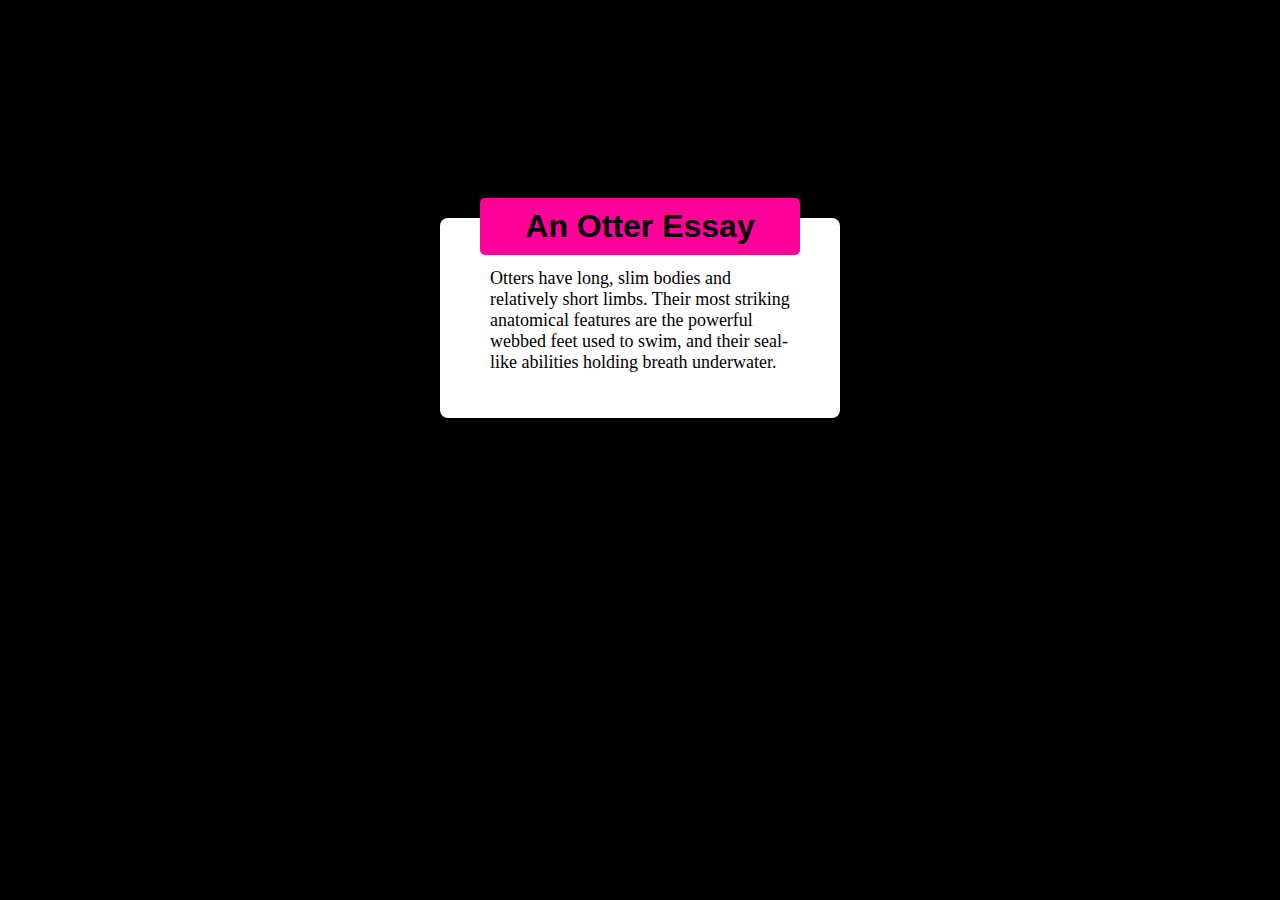
<file: Assignment 1/assg1.html>
<!DOCTYPE html>
<html lang="en">
  <head>
    <meta charset="UTF-8" />
    <meta name="viewport" content="width=device-width, initial-scale=1.0" />
    <title>An Otter Essay</title>
    <link href="../Assignment 1/assg1.css" rel="stylesheet" />
  </head>
  <body>
    <div class="container">
        <div class="heading"><h1> An Otter Essay</h1></div>
        <div class="card">
        <p> Otters have long, slim bodies and relatively short limbs.
            Their most striking anatomical features are the powerful webbed feet used to swim, 
            and their seal-like abilities holding breath underwater.
        </p>
    </div>
    </div>
  </body>
</html>
</file>
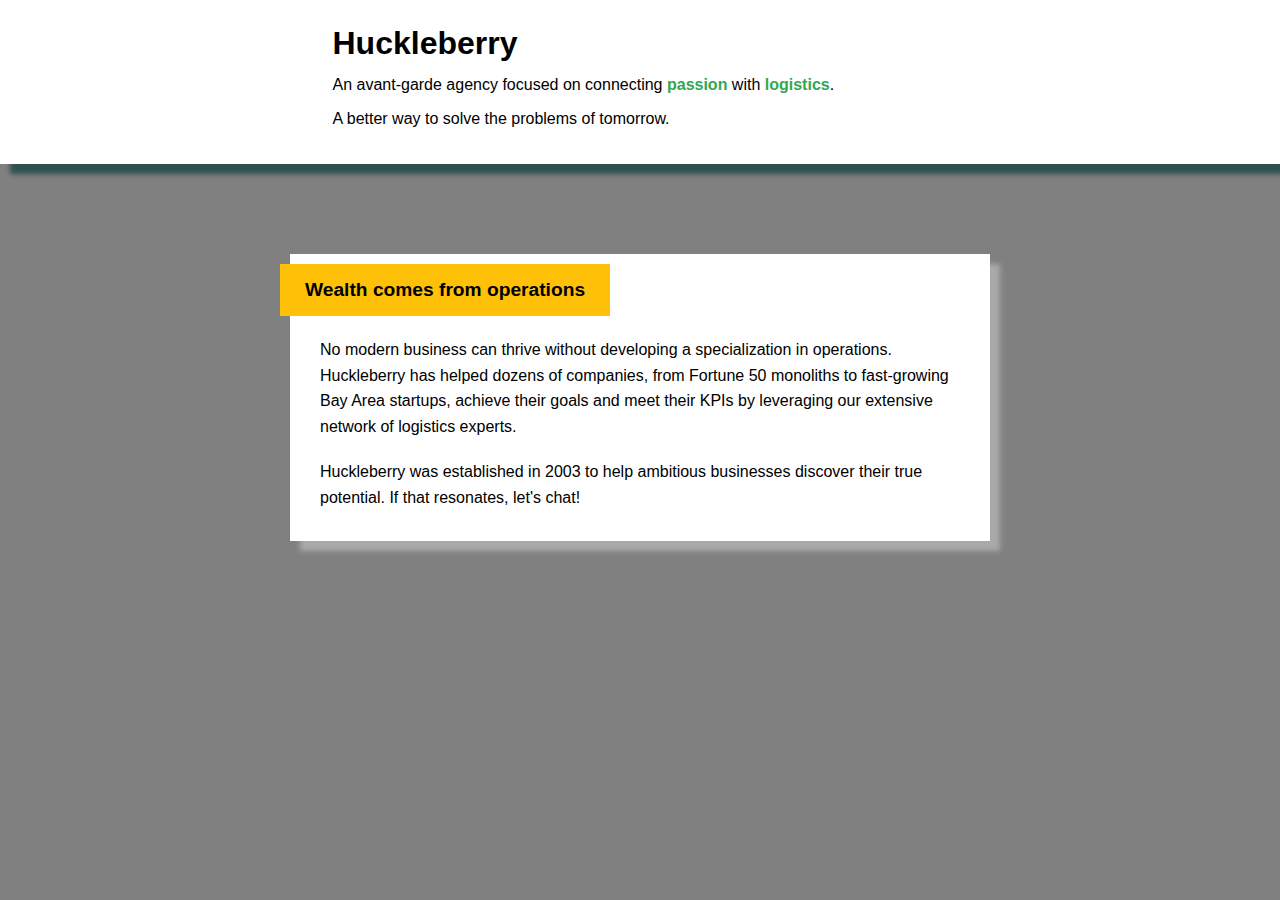
<file: Assignment 2/assg2.html>
<!DOCTYPE html>
<html lang="en">
  <head>
    <meta charset="UTF-8" />
    <meta name="viewport" content="width=device-width, initial-scale=1.0" />
    <title>Huckleberry</title>
    <link href="../Assignment 2/assg2.css" rel="stylesheet" />
  </head>
  <body>
    <div>

    <div class="card">
        <div class="header">
          <h1>Huckleberry</h1>
          <p>An avant-garde agency focused on connecting <span class="highlight">passion</span> with <span class="highlight">logistics</span>.</p>
          <p>A better way to solve the problems of tomorrow.</p>
        </div>
        <div class="divider"></div>
        </div>

        <div>
        <div class="content">
          <div class="content-header">
            <h2>Wealth comes from operations</h2>
          </div>
          <div class="content-body">
            <p id="text">No modern business can thrive without developing a specialization in operations. Huckleberry has helped dozens of companies, from Fortune 50 monoliths to fast-growing Bay Area startups, 
                achieve their goals and meet their KPIs by leveraging our extensive network of logistics experts.</p>
            <p>Huckleberry was established in 2003 to help ambitious businesses discover their true potential. If that resonates, let's chat!</p>
          </div>
        </div>
    </div>

      </div>
  </body>
</html>
</file>
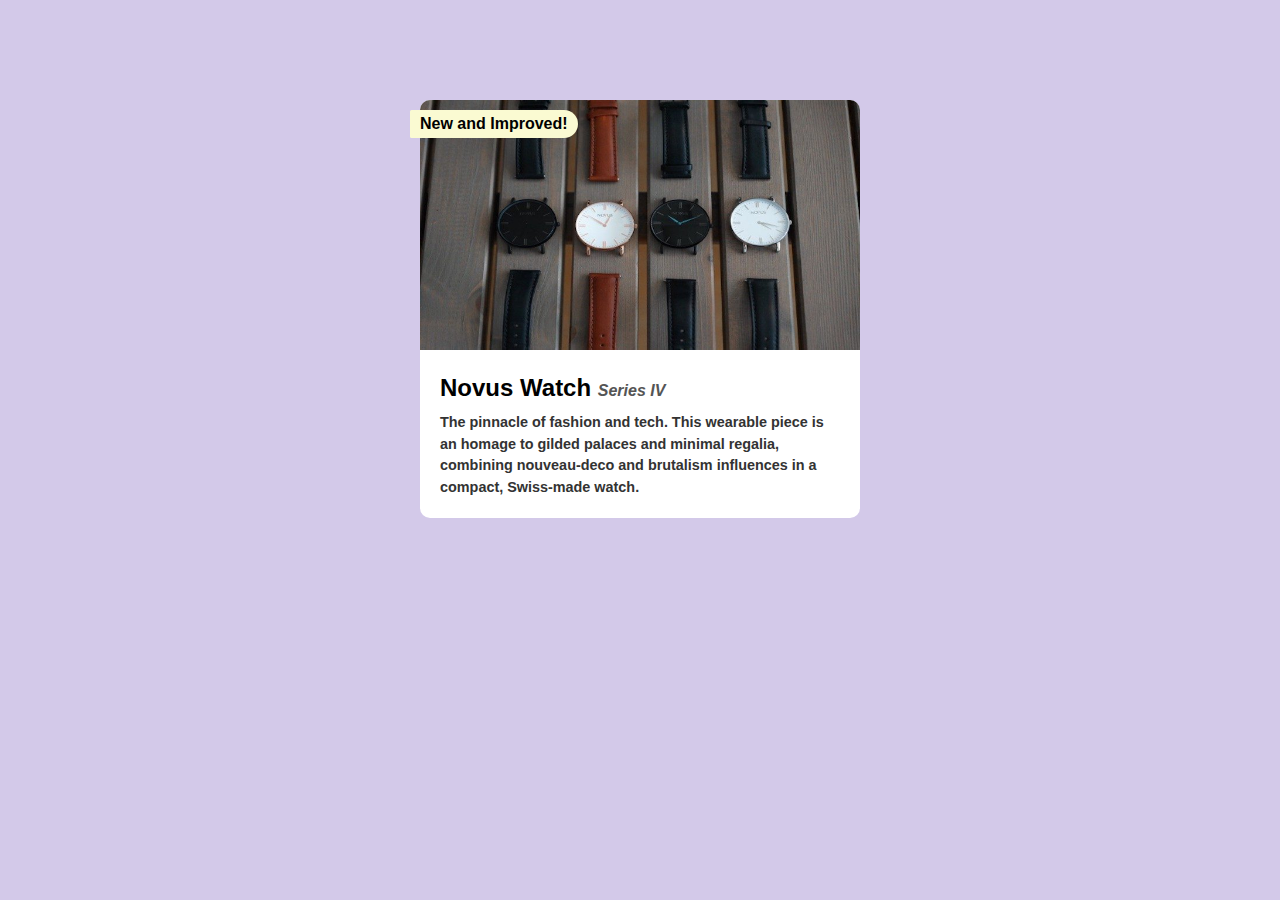
<file: Assignment 3/assg3.html>
<!DOCTYPE html>
<html lang="en">
<head>
    <meta charset="UTF-8">
    <meta name="viewport" content="width=device-width, initial-scale=1.0">
    <title>Novus Watch</title>
    <link href="../Assignment 3/assg3.css" rel="stylesheet"/>
</head>
<body>
    <div class="card-container">
        <div class="badge">New and Improved!</div>
        <div class="card">
          <img src="../Assets/Images/The-Novus-Watch.jpg" alt="Novus Watch" class="card-image">
          <div class="card-content">
            <h2 class="title">Novus Watch <span class="series">Series IV</span></h2>
            <p class="description">
              The pinnacle of fashion and tech. This wearable piece is an homage to gilded palaces and 
              minimal regalia, combining nouveau-deco and brutalism influences in a compact, Swiss-made watch.
            </p>
          </div>
        </div>
      </div>
</body>
</html>
</file>
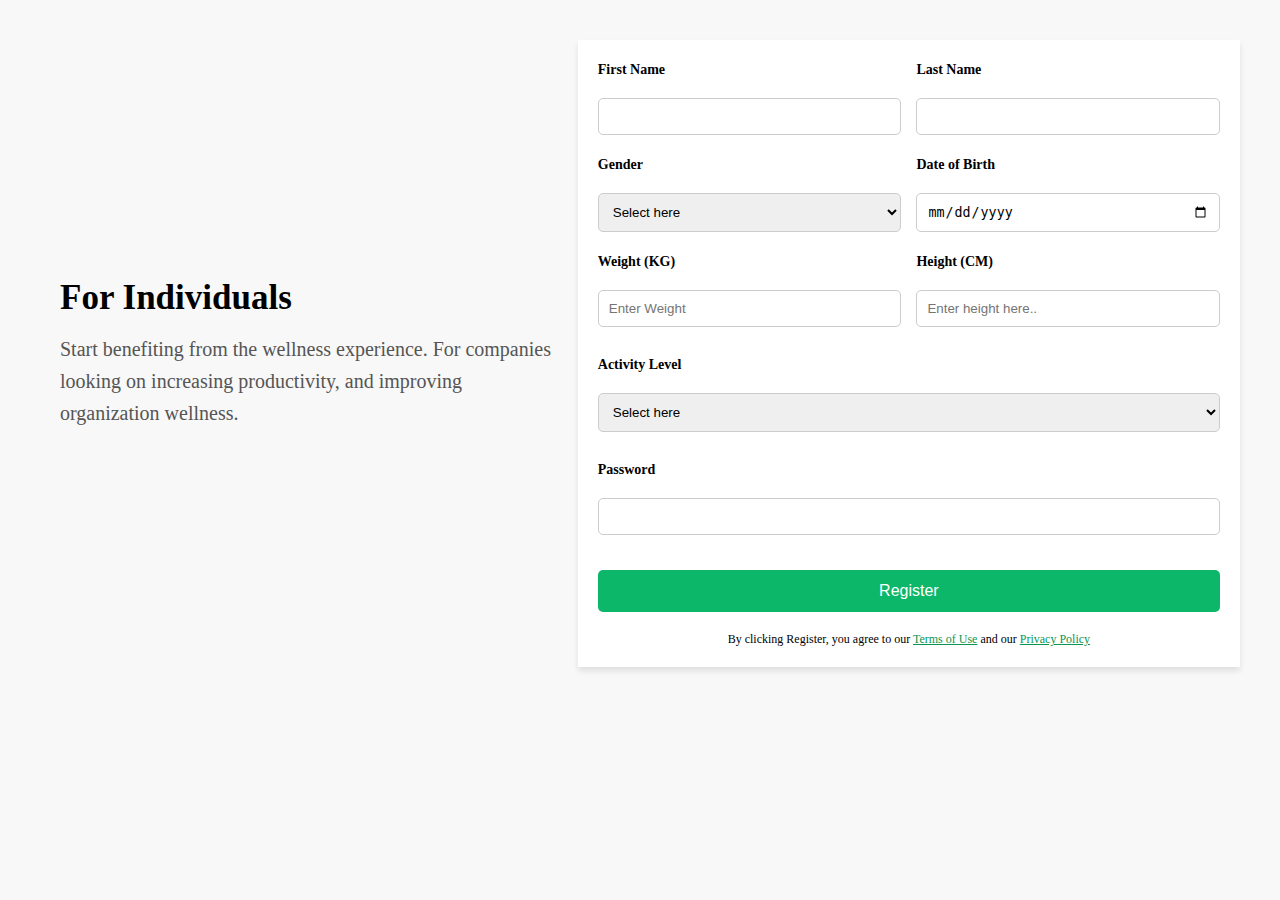
<file: Assignment 4/assg4.html>
<!DOCTYPE html>
<html lang="en">
  <head>
    <meta charset="UTF-8" />
    <meta name="viewport" content="width=device-width, initial-scale=1.0" />
    <title>Web Development Training</title>
    <link href="../Assignment 4/assg4.css" rel="stylesheet" />
  </head>

  <body>
  <div class="container">
    <div class="info-section">
        <h2>For Individuals</h2>
        <p>Start benefiting from the wellness experience. For companies looking on increasing productivity, and improving organization wellness.</p>
    </div>

    <div class="form-section">
        <form>
            <div class="input-group">
                <div>
                    <label>First Name</label>
                    <input type="text" >
                </div>
                <div>
                    <label>Last Name</label>
                    <input type="text">
                </div>
            </div>

            <div class="input-group">
            <div>
              <label>Gender</label> 
           <select>
                <option>Select here</option>
            </select>
          </div>
          <div>
            <label>Date of Birth</label>
            <input type="date">
          </div>
          </div>

            <div class="input-group">
                <div>
                    <label>Weight (KG)</label>
                    <input type="number" placeholder="Enter Weight">
                </div>
                <div>
                    <label>Height (CM)</label>
                    <input type="number" placeholder="Enter height here..">
                </div>
            </div>

            <label>Activity Level</label>
            <select>
                <option>Select here</option>
            </select>

            <label>Password</label>
            <input type="password" placeholder="">

            <button type="submit">Register</button>

            <p class="terms">By clicking Register, you agree to our <a href="#">Terms of Use</a> and our <a href="#">Privacy Policy</a></p>
        </form>
    </div>
</div>

</body>
</html>
</file>
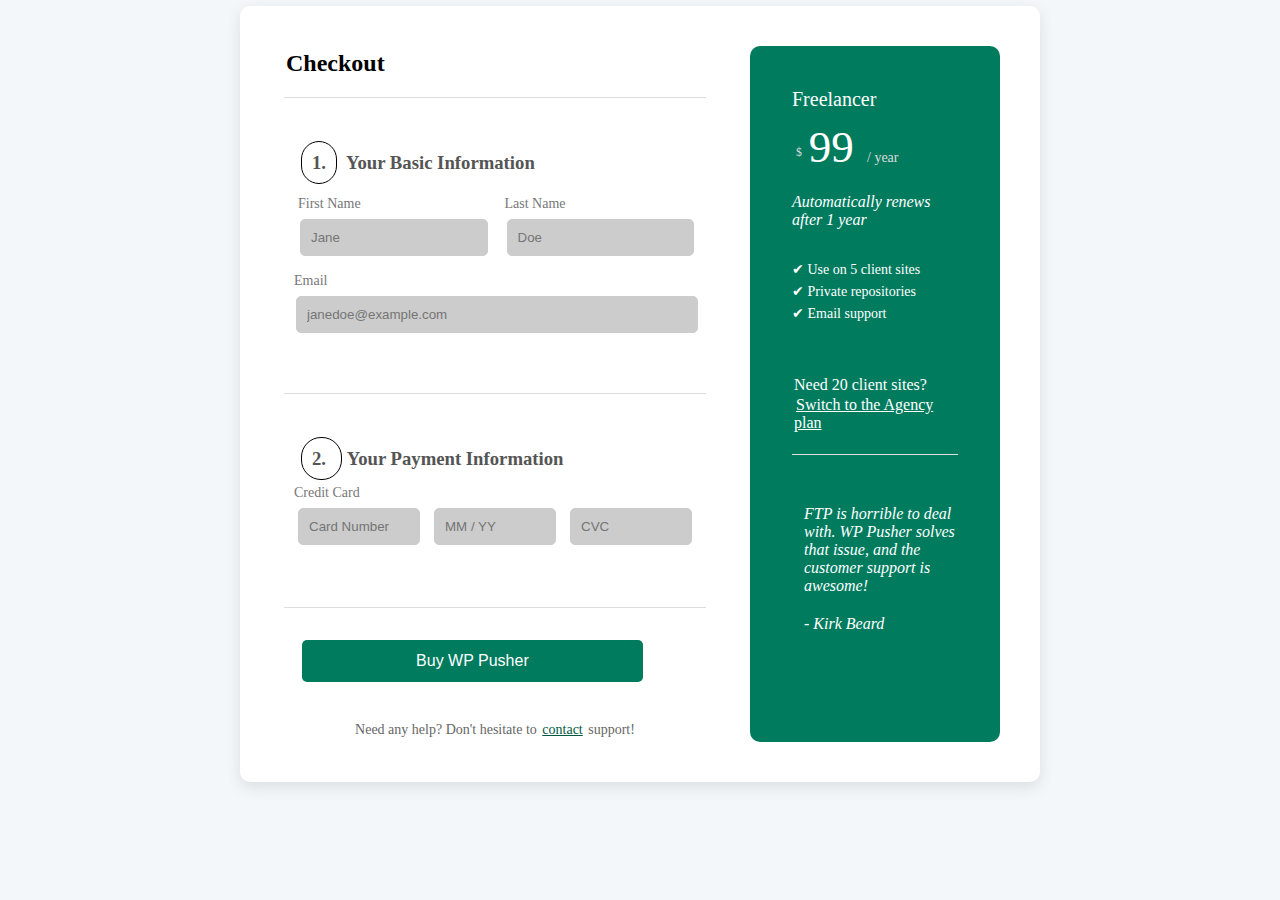
<file: Assignment 5/assg5.html>
<!DOCTYPE html>
<html lang="en">
<head>
    <meta charset="UTF-8">
    <meta name="viewport" content="width=device-width, initial-scale=1.0">
    <title>WP Pusher</title>
    <link rel="stylesheet" href="../Assignment 5/assg5.css">
</head>
<body>

    <div class="container">
        <div class="checkout-box">
            <div class="checkout-style">
            <h2>Checkout</h2>
        </div>

            <div class="section">
                <h3><span class="numbering">1.</span> Your Basic Information</h3>
                <div class="input-group">
                    <div>
                <label>First Name</label>
                <input type="text" placeholder="Jane">
            </div>
            <div>
                <label>Last Name</label>
                <input type="text" placeholder="Doe">
            </div>
            </div>
                <label>Email</label>
                <input type="email" placeholder="janedoe@example.com">
            </div>

            <div class="section">
                <h3><span class="numbering">2. </span>Your Payment Information</h3>
                <label>Credit Card</label>
                <div class="card-input">
                    <input type="text" placeholder="Card Number">
                    <input type="text" placeholder="MM / YY">
                    <input type="text" placeholder="CVC">
                </div>
            </div>

            <button class="buy-button">Buy WP Pusher</button>
            
            <p class="help-text">Need any help? Don't hesitate to <a href="#">contact</a> support!</p>
        </div>

        <div class="sidebar">
            <p class="category">Freelancer</p>
            <p class="price"> <span><sup>$ </sup> </span>99 <span>/ year</span></p>
            <p class="price-description"> Automatically renews after 1 year</p>
            <ul>
                <li>✔ Use on 5 client sites</li>
                <li>✔ Private repositories</li>
                <li>✔ Email support</li>
            </ul>

            <div class="plan">
            <p>Need 20 client sites? </p>
            <p><a href="#">Switch to the Agency plan</a></p>
        </div>

            <blockquote>
                <p>FTP is horrible to deal with. WP Pusher solves that issue, and the customer support is awesome!</p>
            </br>
                <cite>- Kirk Beard</cite>
            </blockquote>
        </div>
    </div>
</body>
</html>
</file>
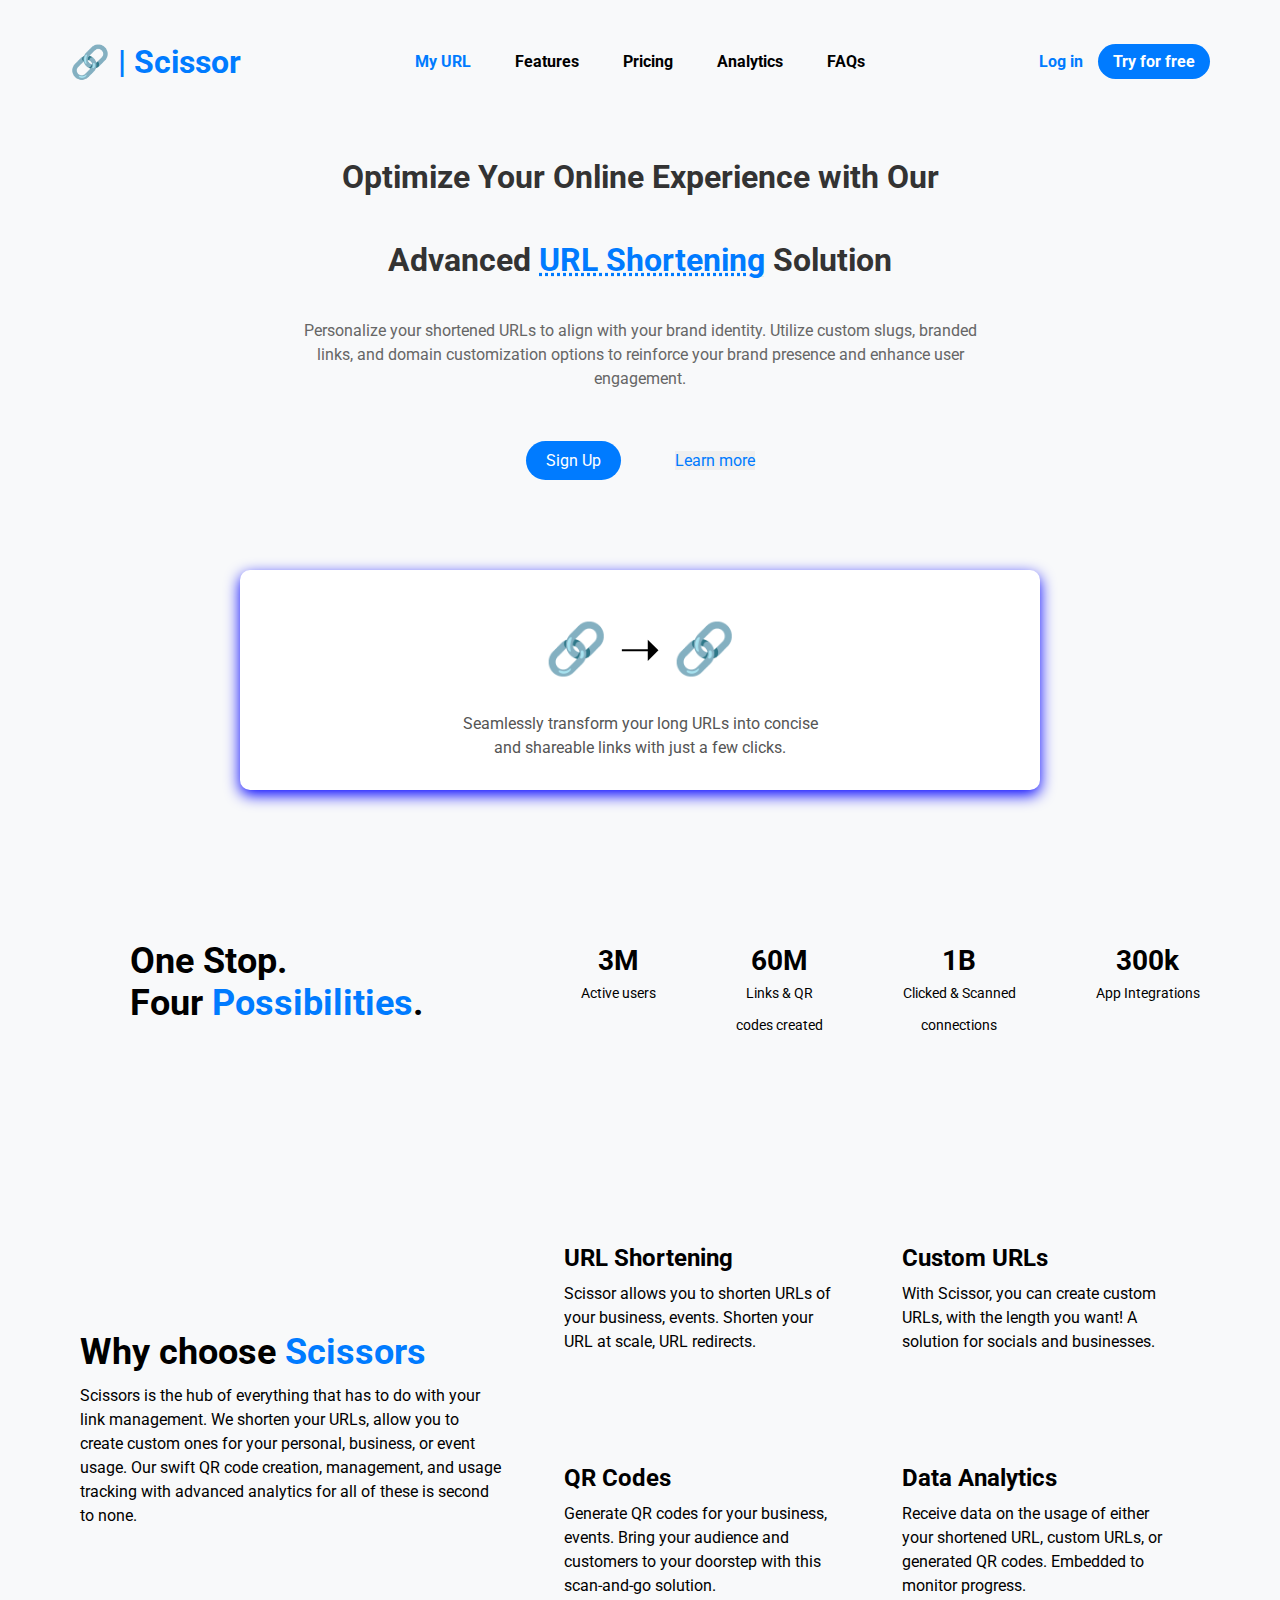
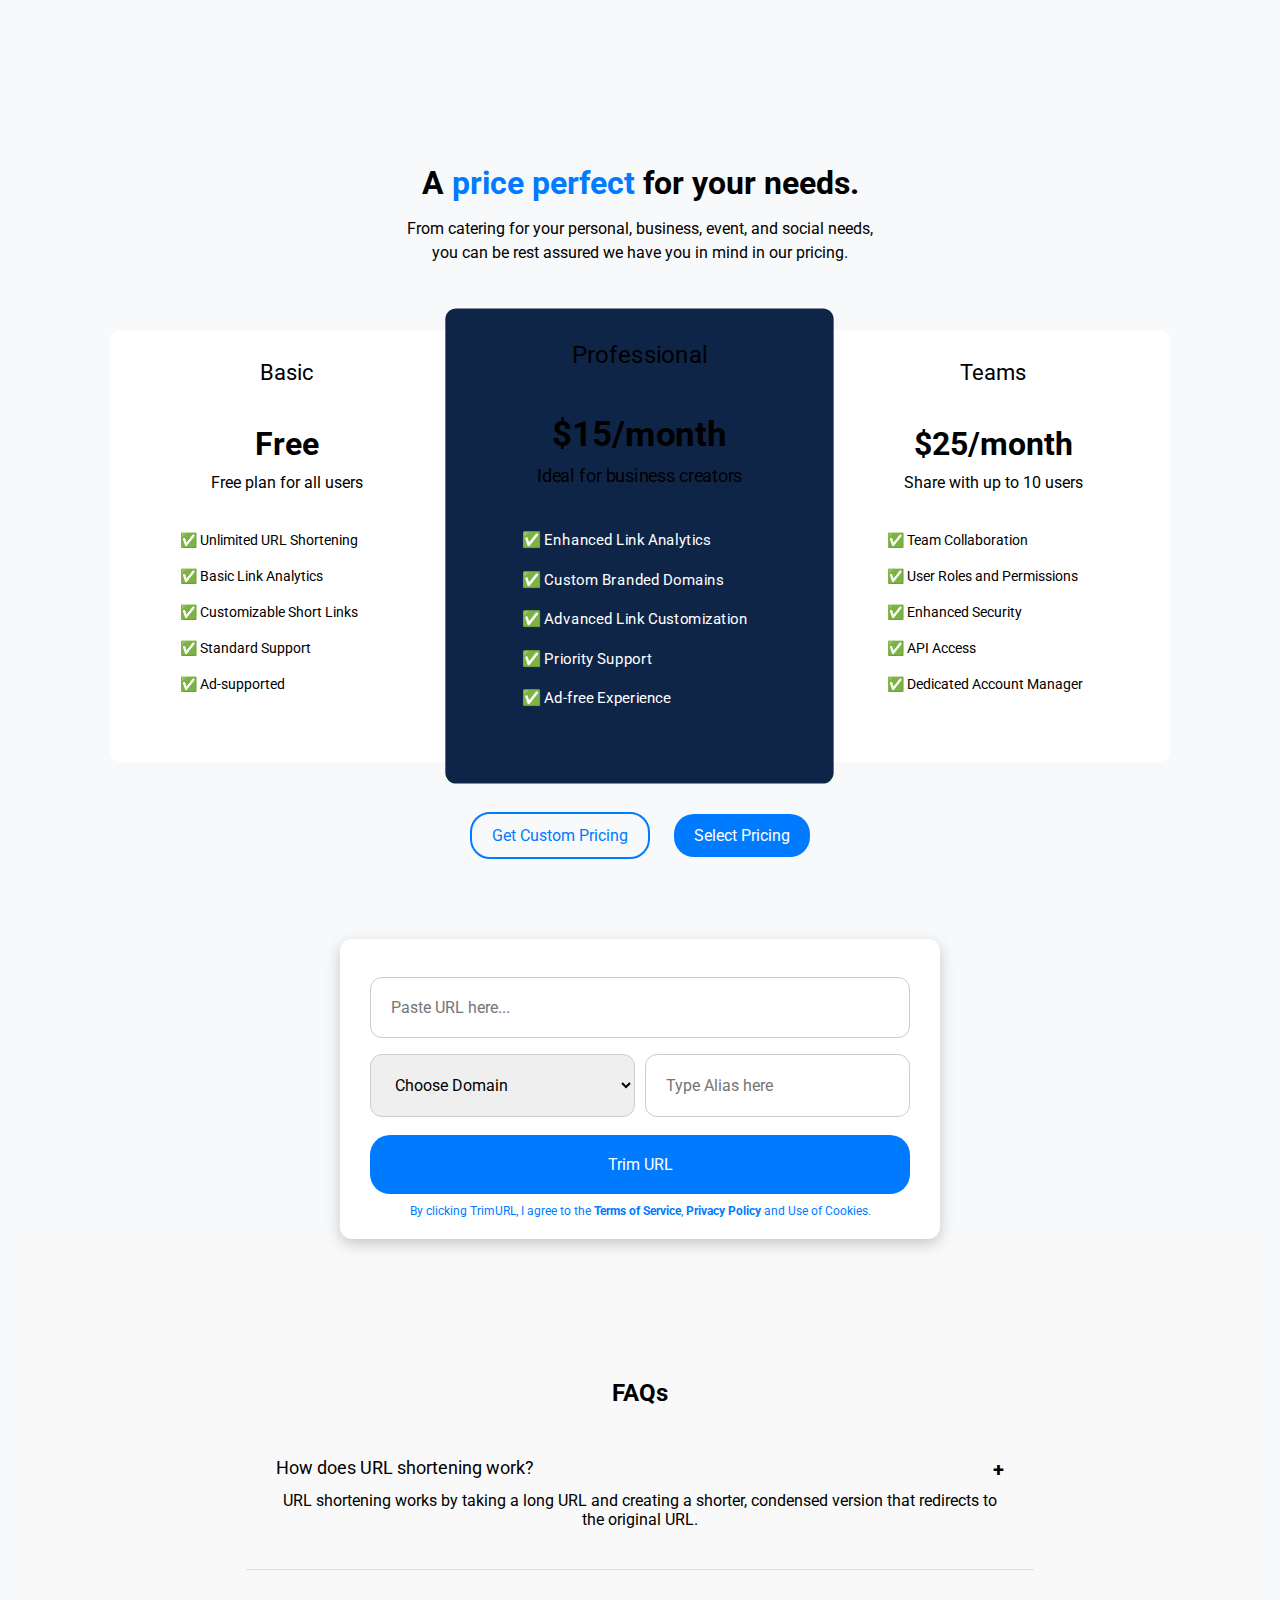
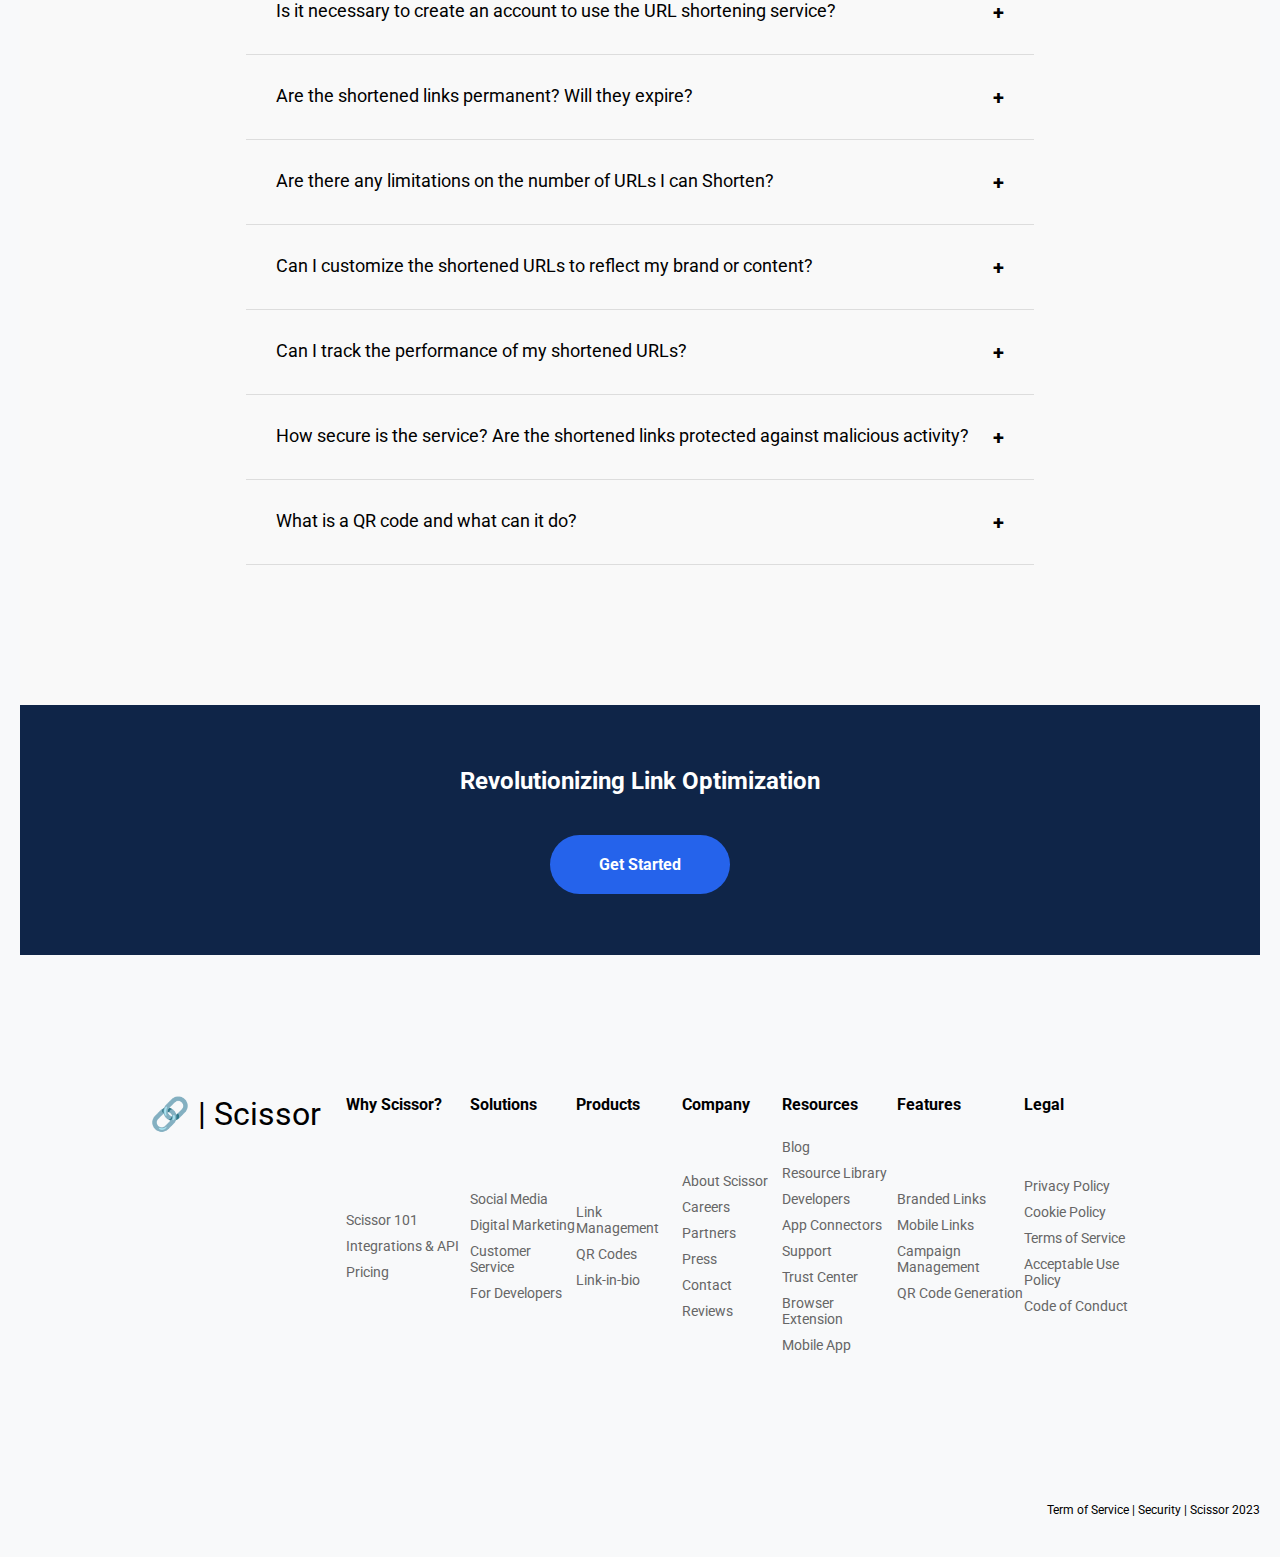
<file: Assignment 6/assg6.html>
<!DOCTYPE html>
<html lang="en">
<head>
    <meta charset="UTF-8">
    <meta name="viewport" content="width=device-width, initial-scale=1.0">
    <title>Scissors</title>
    <link rel="stylesheet" href="../Assignment 6/assg6.css">
    <link rel="preconnect" href="https://fonts.googleapis.com">
    <link rel="preconnect" href="https://fonts.gstatic.com" crossorigin>
    <link href="https://fonts.googleapis.com/css2?family=Roboto:ital,wght@0,100..900;1,100..900&family=Ysabeau+Office:ital,wght@0,1..1000;1,1..1000&display=swap" rel="stylesheet">

</head>
<body>
    <header>
    <nav class="navbar">
            <p> 🔗 | Scissor</p>

        <ul class="nav-links">
            <li><a href="#" style="color:#007bff;">My URL</a></li>
            <li><a href="#">Features </a></li>
            <li><a href="#">Pricing</a></li>
            <li><a href="#">Analytics</a></li>
            <li><a href="#">FAQs</a></li>
        </ul>

        <div class="auth-buttons">
            <a href="#" class="login">Log in</a>
            <a href="#" class="signup">Try for free</a>
        </div>
    </nav>
</header>

    <section class="optimize">
        <div class="optimize-content">
            <h1>Optimize Your Online Experience with Our</h1>
            <h1>Advanced <span class="highlight">URL Shortening</span> Solution</h2>
            <p>Personalize your shortened URLs to align with your brand identity. Utilize custom slugs, branded links, and domain customization options to reinforce your brand presence and enhance user engagement.</p>
            
            <div class="buttons">
                <button class="sign-up">Sign Up</button>
                <button class="learn-more">Learn more</button>
            </div>
        </div>
    </section>

    <section class="seamlessly-box">
        <div class="seamlessly-content">
            <div class="locks-box">
                <span class="locks">🔗 ➝ 🔗</span>
            </div>
            <p>Seamlessly transform your long URLs into concise <br/> and shareable links with just a few clicks.</p>
        </div>
    </section>

        <div class="one-stop-box">
            <div class="one-stop-content">
      <h1 class="one-stop"> One Stop.<br>Four <span class="highlight-poss">Possibilities</span>.</h1>
    </div>
      <div class="stats">
          <div>
              <h2>3M</h2>
              <p>Active users</p>
          </div>
          <div>
              <h2>60M</h2>
              <p>Links & QR <br/> codes created</p>
          </div>
          <div>
              <h2>1B</h2>
              <p>Clicked & Scanned <br/> connections</p>
          </div>
          <div>
              <h2>300k</h2>
              <p>App Integrations</p>
          </div>
      </div>
    </div>
 
    <div class="why-choose-box">
  <section class="why-choose">
      <h2>Why choose <span class="highlight-poss">Scissors</span></h2>
      <p>Scissors is the hub of everything that has to do with your link management. We shorten your URLs, 
        allow you to create custom ones for your personal, business, or event usage. Our swift QR code creation, management, 
        and usage tracking with advanced analytics for all of these is second to none.</p>
  </section>

  <section class="features">
      <div class="feature">
          <h3>URL Shortening</h3>
          <p>Scissor allows you to shorten URLs of your business, events. Shorten your URL at scale, URL redirects.</p>
      </div>
      <div class="feature">
          <h3>Custom URLs</h3>
          <p>With Scissor, you can create custom URLs, with the length you want! A solution for socials and businesses.</p>
      </div>
      <div class="feature">
          <h3>QR Codes</h3>
          <p>Generate QR codes for your business, events. Bring your audience and customers to your doorstep with this scan-and-go solution.</p>
      </div>
      <div class="feature">
          <h3>Data Analytics</h3>
          <p>Receive data on the usage of either your shortened URL, custom URLs, or generated QR codes. Embedded to monitor progress.</p>
      </div>
  </section>
</div>

<div class="pricing-page">
<section class="pricing-section">
    <h1>A <span class="highlight-poss">price perfect</span> for your needs.</h1>
    <p class="pricing-p">From catering for your personal, business, event, and social needs, <br/>
        you can be rest assured we have you in mind in our pricing.</p>

    <div class="pricing-container">
    
        <div class="pricing-card">
            <p class="pricing-category">Basic</p>
            <p class="pricing-class">Free</p>
            <p class="pricing-description">Free plan for all users</p>
            <ul>
                <li>✅ Unlimited URL Shortening</li>
                <li>✅ Basic Link Analytics</li>
                <li>✅ Customizable Short Links</li>
                <li>✅ Standard Support</li>
                <li>✅ Ad-supported</li>
            </ul>
        </div>

        <div class="pricing-card professional">
            <p class="pricing-category">Professional</p>
            <p class="pricing-class"> $15/month</p>
            <p class="pricing-description">Ideal for business creators</p>
            <ul>
                <li>✅ Enhanced Link Analytics</li>
                <li>✅ Custom Branded Domains</li>
                <li>✅ Advanced Link Customization</li>
                <li>✅ Priority Support</li>
                <li>✅ Ad-free Experience</li>
            </ul>
        </div>

        <div class="pricing-card">
            <p class="pricing-category">Teams</p>
            <p class="pricing-class">$25/month</p>
            <p class="pricing-description">Share with up to 10 users</p>
            <ul>
                <li>✅ Team Collaboration</li>
                <li>✅ User Roles and Permissions</li>
                <li>✅ Enhanced Security</li>
                <li>✅ API Access</li>
                <li>✅ Dedicated Account Manager</li>
            </ul>
        </div>
    </div>

    <div class="pricing-buttons">
        <button class="btn custom-pricing">Get Custom Pricing</button>
        <button class="btn select-pricing">Select Pricing</button>
    </div>
</section>
</div>

<div class="domain-container">
    <div class="url-box">
        <input type="text" placeholder="Paste URL here..." class="input-field">
        <div class="input-group">
            <select class="domain-select">
                <option>Choose Domain</option>
                <option> tester </option>
                <option> tester </option>
                <option> tester </option>
            </select>
            <input type="text" placeholder="Type Alias here" class="alias-input">
        </div>
        <button class="trim-btn">Trim URL</button>
        <p class="terms">
            By clicking TrimURL, I agree to the <a>Terms of Service</a>, 
            <a>Privacy Policy</a> and Use of Cookies.
        </p>
    </div>
</div>

<div class="faq-body">
<div class="faq-container">
    <h2>FAQs</h2>
    
    <div class="faq-item">
        <div class="faq-question">
            How does URL shortening work? <span class="toggle-icon">+</span>
        </div>
        <div class="faq-answer">
            URL shortening works by taking a long URL and creating a shorter, condensed version that redirects to the original URL.
        </div>
    </div>

    <div class="faq-item">
        <div class="faq-question">
            Is it necessary to create an account to use the URL shortening service? <span class="toggle-icon">+</span>
        </div>
    </div>

    <div class="faq-item">
        <div class="faq-question">
            Are the shortened links permanent? Will they expire? <span class="toggle-icon">+</span>
        </div>
    </div>

    <div class="faq-item">
        <div class="faq-question">
            Are there any limitations on the number of URLs I can Shorten? <span class="toggle-icon">+</span>
        </div>
    </div>

    <div class="faq-item">
        <div class="faq-question">
            Can I customize the shortened URLs to reflect my brand or content? <span class="toggle-icon">+</span>
        </div>
    </div>

    <div class="faq-item">
        <div class="faq-question">
            Can I track the performance of my shortened URLs? <span class="toggle-icon">+</span>
        </div>
    </div>

    <div class="faq-item">
        <div class="faq-question">
            How secure is the service? Are the shortened links protected against malicious activity?
            <span class="toggle-icon">+</span>
        </div>
    </div>

    <div class="faq-item">
        <div class="faq-question">
            What is a QR code and what can it do? <span class="toggle-icon">+</span>
        </div>
    </div>
</div>
</div>

<div class="revolution">
    <div>
        <h1>Revolutionizing Link Optimization</h1>
        <button class="revolution-btn">Get Started</button>
    </div>
</div>

<footer>
    <div class="footer-container">
        <div class="footer-left">
            <p> 🔗 | Scissor</p>
        </div>

        <div class="footer-right">
            <div class="footer-column">
                <h4>Why Scissor?</h4>
                <ul>
                    <li>Scissor 101</li>
                    <li>Integrations & API</li>
                    <li> Pricing</li>
                </ul>
            </div>
            <div class="footer-column">
                <h4>Solutions</h4>
                <ul>
                    <li> Social Media</li>
                    <li> Digital Marketing</li>
                    <li> Customer Service</li>
                    <li> For Developers</li>
                </ul>
            </div>

            <div class="footer-column">
                <h4>Products</h4>
                <ul>
                    <li> Link Management</li>
                    <li> QR Codes</li>
                    <li> Link-in-bio</li>
                </ul>
            </div>
            <div class="footer-column">
                <h4>Company</h4>
                <ul>
                    <li>About Scissor</li>
                    <li>Careers</li>
                    <li>Partners</li>
                    <li>Press</li>
                    <li>Contact</li>
                    <li>Reviews</li>
                </ul>
            </div>
            <div class="footer-column">
                <h4>Resources</h4>
                <ul>
                    <li> Blog</li>
                    <li> Resource Library</li>
                    <li> Developers</li>
                    <li> App Connectors</li>
                    <li> Support</li>
                    <li> Trust Center</li>
                    <li> Browser Extension</li>
                    <li> Mobile App</li>
                </ul>
            </div>
            <div class="footer-column">
                <h4>Features</h4>
                <ul>
                    <li> Branded Links</li>
                    <li> Mobile Links</li>
                    <li> Campaign Management</li>
                    <li> QR Code Generation</li>
                </ul>
            </div>
            <div class="footer-column">
                <h4>Legal</h4>
                <ul>
                    <li>Privacy Policy</li>
                    <li>Cookie Policy</li>
                    <li>Terms of Service</li>
                    <li>Acceptable Use Policy</li>
                    <li>Code of Conduct</li>
                </ul>
            </div>
        </div>
        </div>

    <div class="footer-bottom">
        Term of Service | Security | Scissor 2023
    </div>
</footer>
</body>
</html>
</file>
<file: Assignment 1/assg1.css>
* {
    margin: 0;
    padding: 0;
    box-sizing: border-box;
  }
  body {
    background-color: black;
    display: flex;
  }
  .container {
    position: relative;
    width: 400px; 
    align-items: center;
    margin: 17% auto;
  }
  .heading {
    background-color: #ff0099; 
    color: black;
    font-family:'Segoe UI', Tahoma, Geneva, Verdana, sans-serif;
    font-weight: bolder;
    text-align: center;
    padding: 10px;
    border-radius: 2px;
    position: absolute;
    top: -20px;
    left: 10%;
    width: 80%; 
    border-radius: 5px;
  }
  .card {
    background-color: white;
    border-radius: 8px; 
    height: 200px;
    width: 400px;
    padding: 50px;
    font-size: large;
  }
</file>
<file: Assignment 2/assg2.css>
* {
    margin: 0;
    padding: 0;
    box-sizing: border-box;
  }

  body {
    font-family: Arial, sans-serif;
    background-color: grey;
  }
  
  .header {
    background-color: white;
    padding: 25px;
    text-indent: 25%;
    box-shadow: 10px 10px 5px darkslategrey;
  }
  
  .header h1 {
    margin-bottom: 10px;
  }
  
  .header p {
    margin-bottom: 8px;
    line-height: 1.6;
  }
  
  .header .highlight {
    color: #32a852;
    font-weight: bold;
  }
  
  .content {
    display: flex; /* The Flex Items are header and body. That is why flex is defined on their wrapper */
    flex-direction: column; /*Flex column for them to show up on top of each other */
    margin: 90px auto; /* Center content horizontally */
    padding: 20px; /*Prevents the header part from covering the body weirdly*/
    max-width: 700px; /* Defines the width, combined with margin specifications to center horizontally*/
    background-color: white;
    box-shadow: 0 4px 8px rgba(0, 0, 0, 0.5);
    position: relative; /* Used with absolute on the header part for positioning*/
    box-shadow: 10px 10px 5px
     darkgray;
  }
  
  .content-header {
    background-color: #ffc107;
    padding: 15px 25px;
    position: absolute; /*With relate on the container part for positioning*/
    top: 10px;
    left: -10px;
    
  }
  
  .content-header h2 {
    font-size: 1.2rem;
    font-weight: bolder;
  }
  
  .content-body p {
    line-height: 1.6;
    text-align: left;
    padding: 10px;
  }

  #text {
    margin-top: 8%; /*Space between the content heading and body*/
  }
  
 
  @media (max-width: 768px) {
    .header {
        text-indent: 0%;
    }
    .content {
        width: 100%;
        max-width: 100%;
    }
  }
  
  @media (max-width: 480px) {
    .header {
        text-indent: 0%;
    }
    .content {
        width: 100%
    }
    #text {
        margin-top: 12%
  }
}
</file>
<file: Assignment 3/assg3.css>
* {
    margin: 0;
    padding: 0;
    box-sizing: border-box;
  }
  
  body {
    font-family: Arial, sans-serif;
    background-color: #d3c9e9;  
  }

  .card-container {
    position: relative;
    display: flex;
    flex-direction: column;
    width: 500px;
    margin: 70px auto;
    padding: 30px; 
    position: relative;
  }
  
  .badge {
    position: absolute;
    top: 40px;
    left: 20px;
    background-color: lightgoldenrodyellow;
    font-weight: bolder;
    padding: 5px 10px;
    border-radius: 2px 18px 18px 2px;
  }
  
  /* The image and the content part*/
  .card {
    background-color: white;
    border-radius: 10px;
  }
  
  img {
    width: 100%;
    height: 250px;
    border-radius: 10px 10px 0px 0px;
  }
  
  .card-content {
    padding: 20px;
  }
  
  .title {
    font-size: 1.5rem;
    font-stretch: expanded;
    font-weight: bold;
    margin-bottom: 10px;
  }
  
  .series {
    font-size: 1rem;
    font-style: italic;
    color: #555;
  }
  
  .description {
    font-size: 0.9rem;
    color: #333;
    line-height: 1.5;
    font-weight: bold;
  }
</file>
<file: Assignment 4/assg4.css>
* {
    margin: 0;
    padding: 0;
    box-sizing: border-box;
}

body {
    background-color: #f8f8f8;
    display: flex;
    justify-content: center;
    align-items: center;
}

.container {
    display: flex;
    padding: 40px;
}

.info-section {
    flex: 0.8;
    padding: 20px;
    align-content: center;
}

.info-section h2 {
    font-size: 35px;
    margin-bottom: 15px;
}

.info-section p {
    color: #555;
    line-height: 2rem;
    font-size: 20px;
}

.form-section {
    flex: 1;
    padding: 20px;
    background: white;
    box-shadow: 0px 4px 6px rgba(0, 0, 0, 0.1);
}

.form-section form {
    display: flex;
    flex-direction: column;
}

.input-group {
    display: flex;
    gap: 15px;
}

.input-group div {
    flex: 1;
}

label {
    font-size: 14px;
    font-weight: bold;
    margin-top: 10px;
}

input, select {
    width: 100%;
    padding: 10px;
    margin-top: 20px;
    margin-bottom: 20px;
    border: 1px solid #ccc;
    border-radius: 5px;
    display: block;
}

button {
    background-color: #0db769;
    color: white;
    padding: 12px;
    border: none;
    border-radius: 5px;
    margin-top: 15px;
    font-size: 16px;
}

.terms {
    font-size: 12px;
    margin-top: 20px;
    text-align: center;
}

.terms a {
    color: #0a9652
}

@media (max-width: 768px) {
    .container {
        flex-direction: column;
    }
    .input-group {
        flex-direction: column;
    }
  }
  @media (max-width: 480px) {
    .container {
        flex-direction: column;
    }
    .input-group {
        flex-direction: column;
    }
  }
</file>
<file: Assignment 5/assg5.css>
* {
    box-sizing: border-box;
    margin: 2px;
    padding: 0;
}

body {
    background-color: #f4f7fa;
    display: flex;
    justify-content: center;
    align-items: center;
}

.checkout-style {
    border-bottom: 1px solid #ddd;
}
/* Make First and Last Name be side by side*/
.input-group {
    display: flex;
    gap: 15px;
}
.input-group div {
    flex: 1;
}
.container {
    display: flex;
    background: white;
    padding: 20px;
    border-radius: 10px;
    box-shadow: 0 5px 15px rgba(0, 0, 0, 0.1);
    width: 800px;
}

.checkout-box {
    flex: 1;
    padding: 20px;
}

h2 {
    margin-bottom: 20px;
}

.section {
    padding: 50px 10px;
    border-bottom: 1px solid #ddd;
}
.numbering {
    border: 1px solid black;
    border-radius: 20px;
    padding: 10px;
    margin: 5px;
}
h3 {
    color: #555;
    margin-bottom: 15px;
}
label {
    display: block;
    font-size: 14px;
    margin: 5px 0;
    color: #777;
}

input {
    width: 100%;
    padding: 10px;
    margin-bottom: 10px;
    border: 1px solid #ccc;
    border-radius: 5px;
    background-color:#ccc;
}

.card-input {
    display: flex;
    gap: 10px;
}

.card-input input {
    flex: 1;
}

.buy-button {
    background-color: #007b5e;
    color: white;
    border: none;
    padding: 12px;
    font-size: 16px;
    border-radius: 5px;
    width: 80%;
    margin: 30px 20px;
}

.buy-button:hover {
    background-color: #005a43;
}

.help-text {
    text-align: center;
    margin-top: 10px;
    font-size: 14px;
    color: #666;
}

.help-text a {
    color: #005a43;
   
}

.help-text a:hover {
    text-decoration: underline;
}

.sidebar {
    background: #007b5e;
    color: white;
    margin: 20px;
    padding: 40px;
    border-radius: 10px;
    width: 250px;
}

.category {
    font-size: 20px;
    margin-bottom: 10px;
}

.price {
    font-size: 45px;
    margin-bottom: 20px;
}

.price-description {
    font-style: italic;
}
.price span {
    font-size: 14px;
    color: #ddd;
}
ul {
    list-style: none;
    padding: 25px 0px;
}
ul li {
    font-size: 14px;
    margin: 5px 0;
}
.plan {
    padding: 20px 0px;
margin-bottom: 50px;
border-bottom: 1px solid #ddd;
}
blockquote {
    font-size: 16px;
    font-style: italic;
    margin-top: 15px;
    padding-left: 10px;
}
a { 
  color: white;
}
</file>
<file: Assignment 6/assg6.css>
/* Reset */
* {
    margin: 0;
    padding: 0;
    box-sizing: border-box;
    font-family: Roboto;
}

body {
    background: #f8f9fa;
    text-align: center;
    padding: 40px 20px;
}
nav p {
    font-size: 32px;
    color:  #007bff;
    font-weight: bold;
}
.navbar {
    display: flex;
    justify-content: space-between;
    align-items: center;
    padding: 0px 50px;
}

.nav-links {
    list-style: none;
    display: flex;
    gap: 20px;
}

.nav-links li {
    padding: 12px;
    border-radius: 5px;
}

.nav-links li:hover {
    background-color: #f0f0f0;
}

.nav-links a {
    text-decoration: none;
    color: black;
    font-weight: bold;
}

.auth-buttons {
    display: flex;
    align-items: center;
    gap: 15px;
}

.auth-buttons .login {
    color:  #007bff;
    text-decoration: none;
    font-weight: bold;
}

.auth-buttons .signup {
    background-color: #007bff;
    color: white;
    padding: 8px 15px;
    border-radius: 20px;
    text-decoration: none;
    font-weight: bold;
}

.optimize {
    padding: 50px;
    max-width: 800px;
    margin: 0 auto;
}

.optimize-content h1 {
    font-size: 32px;
    margin-top: 5px;
    font-weight: bold;
    color: #333;
    padding: 20px;
}

.highlight {
    color: #007bff;
    text-decoration: underline dotted;
}

.optimize-content p {
    margin-top: 20px;
    font-size: 16px;
    color: #666;
    line-height: 1.5rem;
}

.sign-up {
    background: #007bff;
    color: white;
    border: none;
    padding: 10px 20px;
    font-size: 16px;
    border-radius: 5px;
    margin-top: 50px;
    border-radius: 20px;
}

.learn-more {
    margin-left: 50px;
    font-size: 16px;
    color: #007bff;
    border: none;
}

.seamlessly-box {
    background: white;
    margin: 40px auto;
    padding: 30px;
    border-radius: 10px;
    max-width: 800px;
    box-shadow: 0 5px 15px blue;
    display: flex;
    justify-content: center;
    align-items: center;
}

.seamlessly-content {
    text-align: center;
}

.locks-box {
    padding: 20px;
    display: inline-block;
    border-radius: 8px;
    font-size: 50px;
}

.seamlessly-content p {
    margin-top: 14px;
    font-size: 16px;
    color: #555;
    line-height: 1.5rem;
}

.one-stop-box { 
    display: flex;
    justify-content: center;
    align-items: center;
    padding: 10px;
}
.one-stop-content {
    margin: 100px;
    text-align: left;
    width: 30%;
}
.one-stop {
    font-size: 36px;
    font-weight: bold;
}

.highlight-poss {
    color: #007bff;
}

.stats {
    display: flex;
    justify-content: space-between;
    gap: 30px;
    margin-top: 20px;
    width: 70%;
    padding: 0px 50px;
}

.stats div {
    text-align: center;
}

.stats h2 {
    font-size: 28px;
    color: #000;
}

.stats p {
    font-size: 14px;
    line-height: 2rem;
}

.why-choose-box {
    display: flex;
    justify-content: center;
    align-items: center;
    margin: 40px;
}
.why-choose {
    padding: 40px 20px;
    text-align: left;
    max-width: 40%;
    margin: 0 auto;
    line-height: 1.5rem;
}

.why-choose h2 {
    text-align: left;
    margin-bottom: 20px;
    font-size: 36px;
    font-weight: bold;
}

.features {
    display: grid;
    grid-template-columns: repeat(auto-fit, minmax(250px, 1fr));
    grid-auto-rows: 200px;
    gap: 20px;
    padding: 50px 20px;
}

.feature {
    padding: 20px;
    border-radius: 10px;
    text-align: left;
}

.feature p {
    line-height: 1.5rem;
}

.feature h3 {
    font-size: 24px;
    margin-bottom: 10px;
}

.pricing-page {
    margin: 70px;
}

.pricing-section h1 {
    font-size: 32px;
    font-weight: bolder;
}

.pricing-p {
    font-size: 16px;
    margin-bottom: 30px;
    padding: 15px;
    line-height: 1.5rem;
}

.pricing-container {
    display: flex;
    justify-content: center;
    padding: 20px;
}

.pricing-card {
    background: #ffffff;
    padding: 30px;
    border-radius: 10px;
    width: 500px;
    transition: transform 0.3s;
}

.pricing-card:hover {
    transform: translateY(-5px);
}

.pricing-category {
    font-size: 22px;
    margin-bottom: 40px;
    color: black;
}

.pricing-class {
    font-size: 32px;
    color: #000;
    margin-bottom: 10px;
    font-weight: bold;
}

.pricing-section ul {
    list-style-type: none;
    padding: 30px;
    text-align: left;
    display: block;
}

.pricing-section ul>li {
    font-size: 14px;
    padding: 10px;
    display: block;
}

.professional {
    background-color: #0f2548;
    transform: scale(1.1);
}

.professional ul>li {
    color: #ffffff;
}

.pricing-buttons {
    margin-top: 20px;
}

.btn {
    padding: 12px 20px;
    border: none;
    font-size: 16px;
    margin: 10px;
    border-radius: 20px;
}

.custom-pricing {
    background: transparent;
    border: 2px solid #007bff;
    color: #007bff;
}

.select-pricing {
    background: #007bff;
    color: white;
}

.domain-container {
    display: flex;
    justify-content: center;
    align-items: center;
}

.url-box {
    background: white;
    padding: 30px;
    border-radius: 12px;
    box-shadow: 0px 5px 15px rgba(0, 0, 0, 0.2);
    width: 600px;
    height: 300px;
}

.input-field, .alias-input, .domain-select {
    width: 100%;
    padding: 20px;
    margin: 8px 0;
    border: 1px solid #ccc;
    border-radius: 12px;
    font-size: 16px; 
}
[placeholder] {
    color: #007bff;
}

.input-group {
    display: flex;
    gap: 10px;
}

.domain-select {
    width: 50%;
}

.alias-input {
    width: 50%;
}

.trim-btn {
    width: 100%;
    padding: 20px;
    background: #007bff;
    color: white;
    border: none;
    border-radius: 20px;
    font-size: 16px;
    margin-top: 10px;
}

.trim-btn:hover {
    background: #0056b3;
}

.terms {
    font-size: 12px;
    color: #007bff;
    margin-top: 10px;
}

.terms a {
    color: #007bff;
    text-decoration: none;
    font-weight:bold;
}

.terms a:hover {
    text-decoration: underline;
}

.faq-body {
    background-color: #f9f9f9;
    display: flex;
    justify-content: center;
    align-items: center;
}
    
.faq-container {
    width: 70%;
    padding: 40px;
    margin: 100px;
}
.faq-container h2 {
    text-align: center;
    font-size: 24px;
    font-weight: bold;
    margin-bottom: 20px;
}
.faq-item {
    border-bottom: 1px solid #ddd;
    padding: 30px;
}
.faq-question {
    font-size: 18px;
    cursor: pointer;
    display: flex;
    justify-content: space-between;
}
.faq-question:hover {
    color: #007bff;
}
.faq-answer {
    padding: 10px 0;
    font-size: 16px;
}
.toggle-icon {
    font-weight: bold;
    font-size: 20px;
}

.revolution {
    width: 100%;
    height: 250px;
    background: #0f2548;
    display: flex;
    justify-content: center;
    align-items: center;
    text-align: center;
    color: white;
    overflow: hidden;
}

.revolution h1 {
    font-size: 24px;
    font-weight: bold;
    margin-bottom: 40px;
}

.revolution-btn {
    background-color: #2563eb;
    color: white;
    padding: 20px;
    width: 50%;
    border-radius: 30px;
    font-size: 16px;
    font-weight: bold;
    border: none;
}

.revolution-btn:hover {
    background-color: #1d4ed8;
}

.footer-container {
    padding: 40px 80px;
    display: flex;
    justify-content: space-between;
    flex-wrap: wrap;
    margin: 100px 50px;
}
.footer-left {
    display: flex;
    width: 20%;
}
.footer-left p{
    font-size: 32px;
    text-align: left;
}
.footer-right {
    display: flex;
    width: 80%;
}
.footer-column {
    display: flex;
    flex-wrap: wrap;
    min-width: 100px;
    text-align: left;
    gap: 15px;
}
.footer-column h4 {
    font-size: 16px;
    font-weight: bold;
    margin-bottom: 10px;
}
.footer-column ul li {
    margin-bottom: 10px;
    font-size: 14px;
    color: #666;
    list-style: none;
}
.footer-bottom {
    text-align: right;
    margin-top: 20px;
    font-size: 12px;
    color: black;
}
</file>
